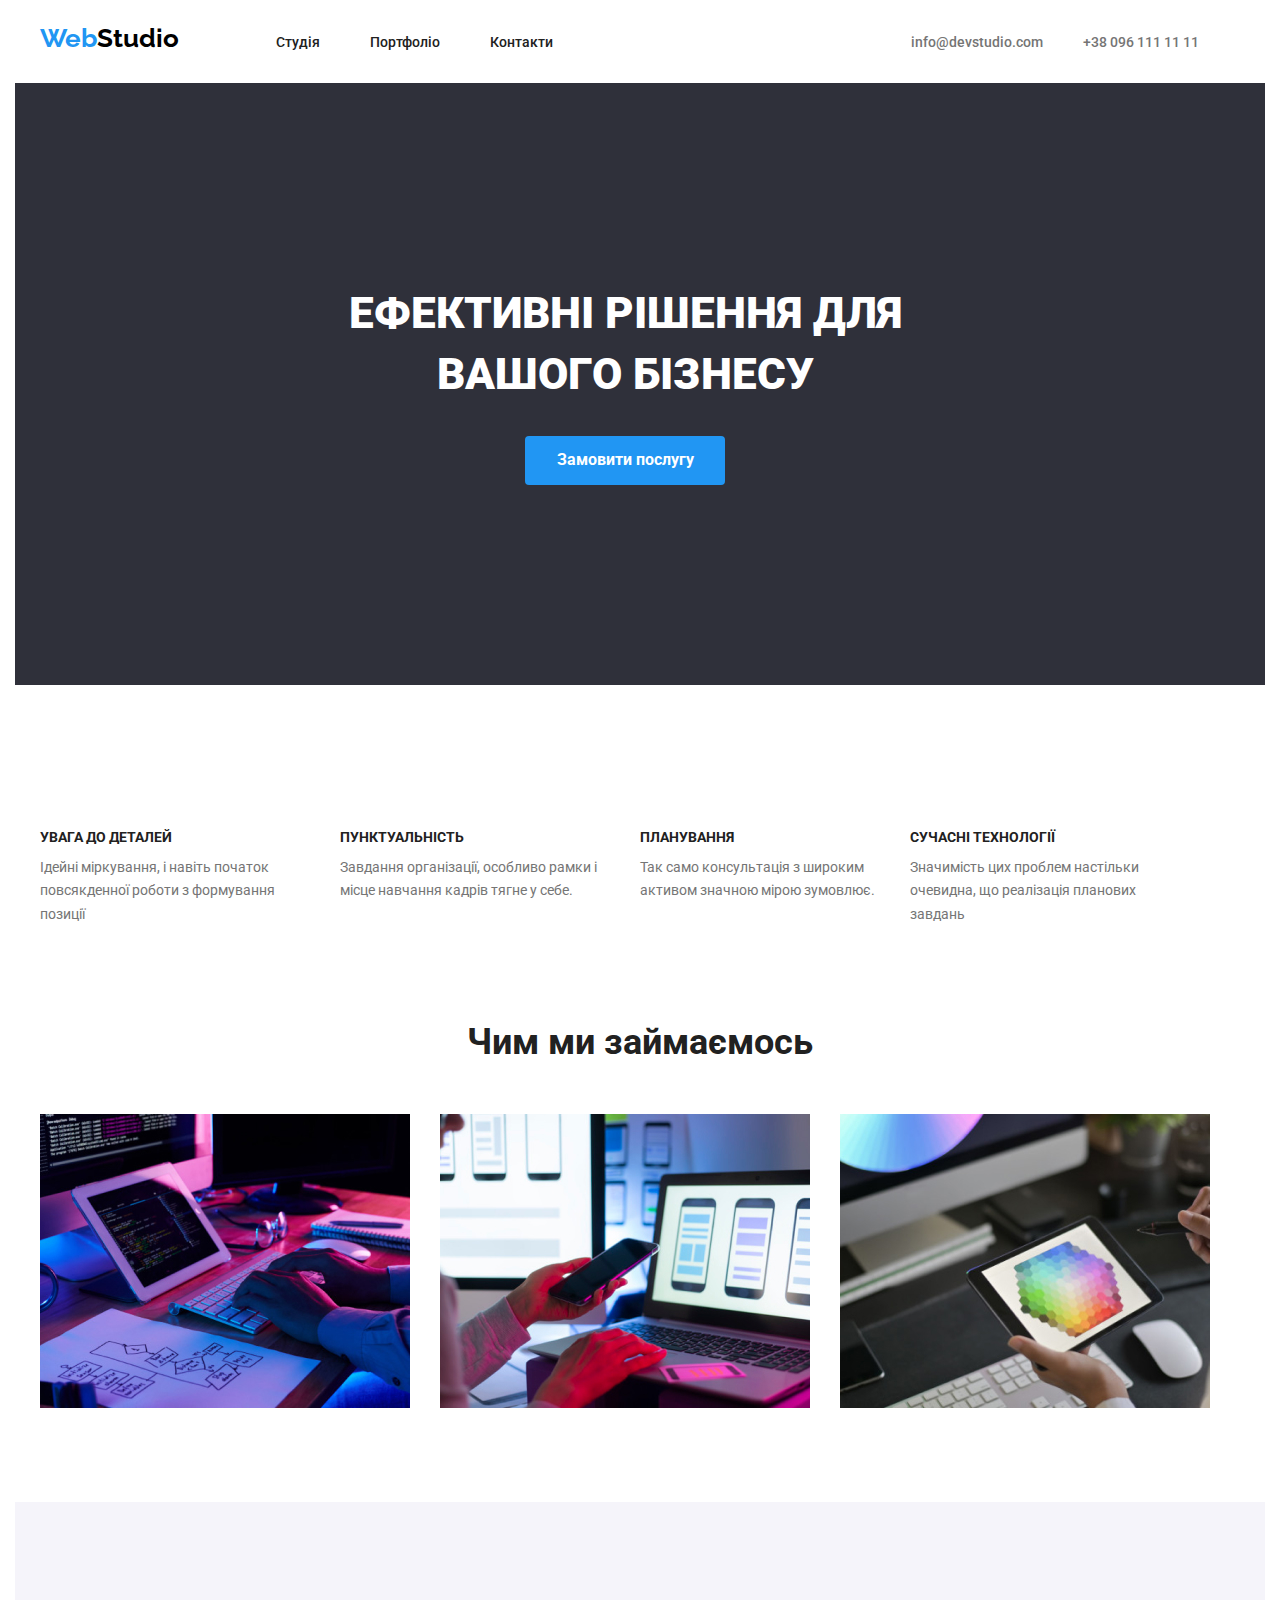
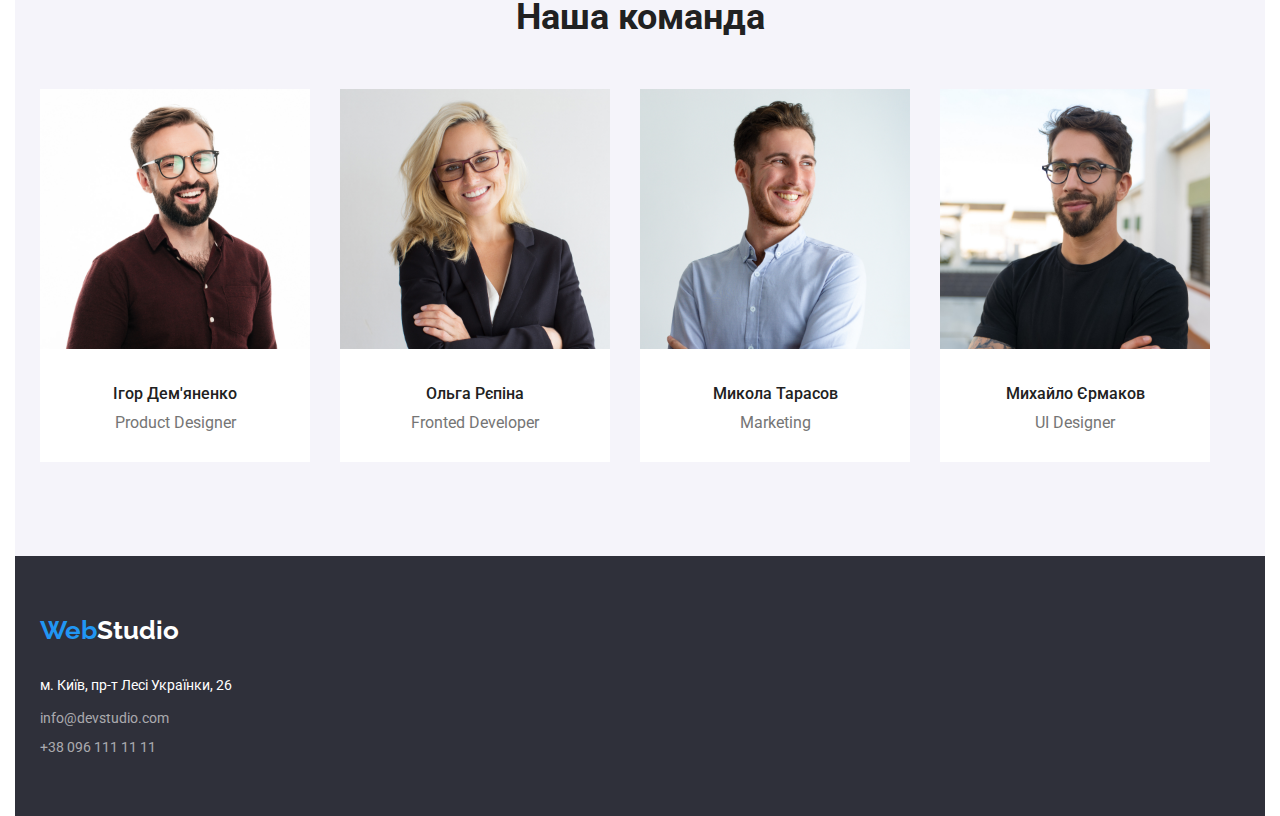
<file: index.html>
<!DOCTYPE html>
<html lang="uk">
<head>
    <meta charset="UTF-8">
    <meta http-equiv="X-UA-Compatible" content="IE=edge">
    <meta name="viewport" content="width=device-width, initial-scale=1.0">
    <title>studio</title>
    <link rel="preconnect" href="https://fonts.googleapis.com">
<link rel="preconnect" href="https://fonts.gstatic.com" crossorigin>
<link href="https://fonts.googleapis.com/css2?family=Raleway:wght@700&family=Roboto:wght@400;500;700;900&display=swap" rel="stylesheet">
<link rel="stylesheet" href="https://cdnjs.cloudflare.com/ajax/libs/modern-normalize/1.1.0/modern-normalize.min.css">
<link rel="stylesheet" href="./css/styles.css">
<style>* {margin: 0; padding: 0;}</style>
</head>
<body>
<header>
    <!--head_of_page-->
   <div class="container head_of_page ">
    <a href="/" class="logo_1"><span class="color_web">Web</span><span class="color_studio_black">Studio</span></a>
    <nav class="site_nav">
        <!--navigation_to_another_page-->
  
        <ul  class="site_nav_list">
           
            <li class="index"><a href="./index.html" class="nav_style">Студія</a></li>
            <li class="portfolio"><a href="./portfolio.html"  class="nav_style">Портфоліо</a></li>
            <li class="contacts"><a href="/"  class="nav_style">Контакти</a></li>
        </ul>
    </nav> 
            <!--mail_and_tel-->
   <div class="mail_tel">
<ul class="mail_tel_list"> 
    <li class="mail"><a href="mailto:info@devstudio.com" class="mail_tel_style">info@devstudio.com</a></li>
    <li class="tel"><a href="tel:+380961111111" class="mail_tel_style">+38 096 111 11 11</a></li> 
</ul>    
</div>
</div>
</header>
<main>
    <!--order_a_service-->
<section class="order_a_service">
    <div class="container">
    <h1 class="title">ЕФЕКТИВНІ РІШЕННЯ ДЛЯ ВАШОГО БІЗНЕСУ</h1>
    <button type="button" class="button_index_text">Замовити послугу</button>
</div>
</section>
<!--about_us-->

<section  class="section">
    <div class="container">
    <h2 class="our_advantages_title visually-hidden">Наші переваги</h2>
    <ul class="our_advantages">
<li class="advantage_1">
    <h3 class="titles_our_advantages">УВАГА ДО ДЕТАЛЕЙ</h3>
    <p class="text_our_advantages">Ідейні міркування, і навіть початок повсякденної роботи з формування позиції</p>
</li>
<li class="advantage_2">
    <h3 class="titles_our_advantages">ПУНКТУАЛЬНІСТЬ</h3>
    <p class="text_our_advantages">Завдання організації, особливо рамки і місце навчання кадрів тягне у себе.</p>
</li>
<li class="advantage_3">
    <h3 class="titles_our_advantages">ПЛАНУВАННЯ</h3>
    <p class="text_our_advantages">Так само консультація з широким активом значною мірою зумовлює.</p>

</li>
<li class="advantage_4">
    <h3 class="titles_our_advantages">СУЧАСНІ ТЕХНОЛОГІЇ</h3>
    <p class="text_our_advantages">Значимість цих проблем настільки очевидна, що реалізація планових завдань</p>
</li>
</ul>
</div>
</section>

<!--what_we_do-->
<section class="section section_what_we_do">
    <div class="container">
    <h2 class="what_we_do_title">Чим ми займаємось</h2>
    <ul  class="what_we_do">
        <li class="what_we_do_1">
<img src="./images/what_we_do_1.jpg" 
alt="what_we_do_1"
width="370">
</li>
<li class="what_we_do_2">
<img src="./images/what_we_do_2.jpg" 
alt="what_we_do_2"
width="370">
</li>
<li class="what_we_do_3">
<img src="./images/what_we_do_3.jpg" 
alt="what_we_do_3"
width="370">
</li>
</ul>
</div>
</section>
<!--our_team-->
<section class="section section_our_team ">
    <div class="container">
    <h2 class="our_team_title ">Наша команда</h2>
    <ul class="our_team">
    <li class="our_team_1">
        <img src="./images/ihor_demyanenko.jpg" 
        alt="Ігор"
        width="270">
             <h3 class="name_our_team">Ігор Дем'яненко</h3>
            <p class="text_our_team">Product Designer</p>
    </li>
    <li class="our_team_2">
        <img src="./images/olga_repina.jpg "
         alt="Ольга"
        width="270">
            <h3 class="name_our_team">Ольга Рєпіна</h3>
            <p class="text_our_team">Fronted Developer</p>
    </li>
    <li class="our_team_3">
        <img src="./images/mykola_tarasov.jpg" 
        alt="Микола"
        width="270">
            <h3 class="name_our_team">Микола Тарасов</h3>
            <p class="text_our_team">Marketing</p>
    </li>
    <li class="our_team_4">
        <img src="./images/mykhailo_yermakov.jpg" 
        alt="Михайло"
        width="270">
            <h3 class="name_our_team">Михайло Єрмаков</h3>
            <p class="text_our_team">UI Designer</p>
    </li>
    </ul>
</div>
</section>
</main>
<footer class="footer">
    <div class="container">
    <a href="/" class="logo_footer"><span class="color_web">Web</span><span class="color_studio_white">Studio</span></a>
    <address class="address">м. Київ, пр-т Лесі Українки, 26</address>
    <ul>
    <li>
<a href="mailto:info@devstudio.com" class="mail_footer">info@devstudio.com</a>
    </li>
    <li>
<a href="tel:+380961111111" class="tel_footer">+38 096 111 11 11</a>
    </li>
    </ul>
</div>
</footer>
</body>
</html>
</file>
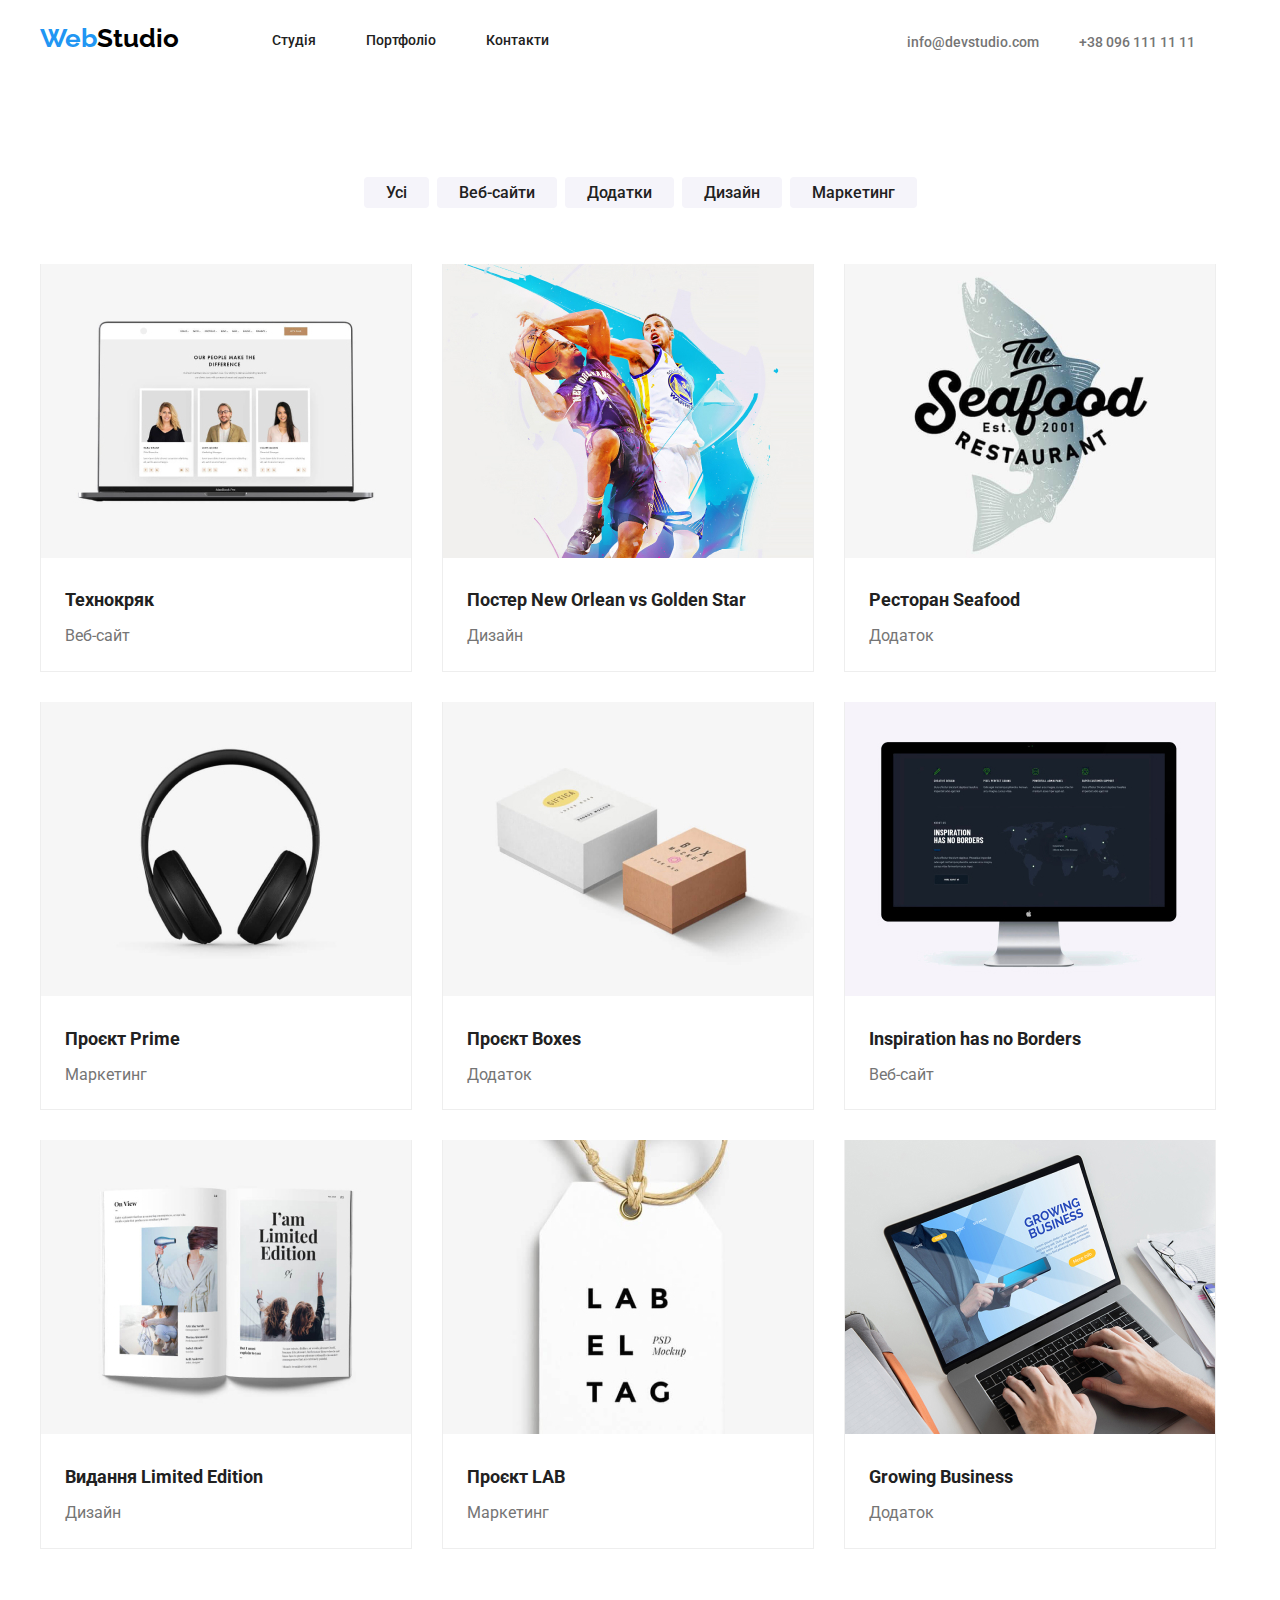
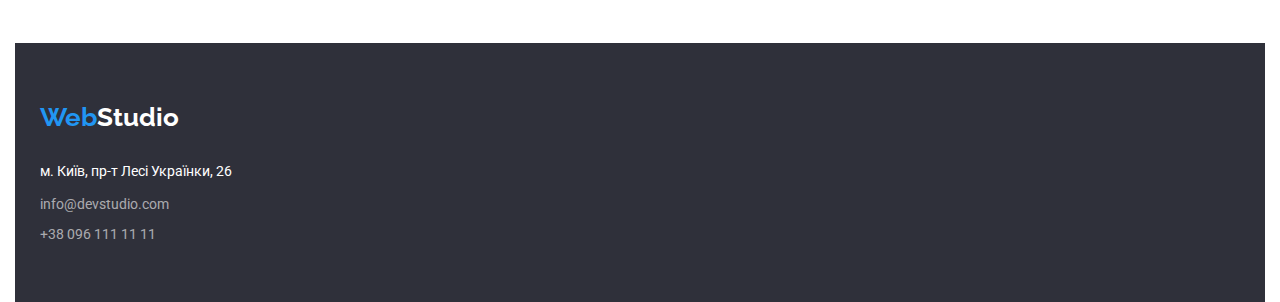
<file: portfolio.html>
<!DOCTYPE html>
<html lang="uk">
<head>
    <meta charset="UTF-8">
    <meta http-equiv="X-UA-Compatible" content="IE=edge">
    <meta name="viewport" content="width=device-width, initial-scale=1.0">
    <title>portfolio</title>
    <link rel="preconnect" href="https://fonts.googleapis.com">
<link rel="preconnect" href="https://fonts.gstatic.com" crossorigin>
<link href="https://fonts.googleapis.com/css2?family=Raleway:wght@700&family=Roboto:wght@400;500;700;900&display=swap" rel="stylesheet">
<link rel="stylesheet" href="https://cdnjs.cloudflare.com/ajax/libs/modern-normalize/1.1.0/modern-normalize.min.css">
<link rel="stylesheet" href="./css/styles.css">
<style>* {margin: 0; padding: 0;}</style>
</head>
<body>
    <header>
        <!--head_of_page-->
        <div class="container head_of_page ">
        <nav class="site_nav">
            <!--navigation_to_another_page-->
      
            <ul  class="site_nav_list">
                <li class="logo"><a href="/" class="logo_1"><span class="color_web">Web</span><span class="color_studio_black">Studio</span></a></li>
                <li class="index"><a href="./index.html" class="nav_style">Студія</a></li>
                <li class="portfolio"><a href="./portfolio.html"  class="nav_style">Портфоліо</a></li>
                <li class="contacts"><a href="/"  class="nav_style">Контакти</a></li>
            </ul>
        </nav> 
                <!--mail_and_tel-->
       <div class="mail_tel">
    <ul class="mail_tel_list"> 
        <li class="mail"><a href="mailto:info@devstudio.com" class="mail_tel_style">info@devstudio.com</a></li>
        <li class="tel"><a href="tel:+380961111111" class="mail_tel_style">+38 096 111 11 11</a></li> 
    </ul>    
    </div>
    </div>
    </header>
<main>

    <section class="section">
        <div class="container">
        <ul class="portfolio-buttons">
      <li class="porfolio_button_1"> <button type="button" class="portfolio_button_text">Усі</button></li>
      <li class="porfolio_button_2"><button type="button" class="portfolio_button_text">Веб-сайти</button></li>
      <li class="porfolio_button_3"><button  type="button" class="portfolio_button_text">Додатки</button></li>
      <li class="porfolio_button_4"><button  type="button" class="portfolio_button_text">Дизайн</button></li>
      <li class="porfolio_button_5"> <button  type="button" class="portfolio_button_text">Маркетинг</button></li>
    </ul>
   
    <ul class="portfolio-list">
            <li class="portfolio_list_1">  <img src="./images/web-site.jpg" 
            alt="Веб-сайт Технокряк"
            width="370">
                 <h3 class="porfolio_list_title">Технокряк</h3>
                <p class="porfolio_list_text">Веб-сайт</p>
            </li>
        <li class="portfolio_list_2">
            <img src="./images/poster.jpg" 
            alt="Постер New Orlean vs Golden Star"
            width="370">
                 <h3 class="porfolio_list_title">Постер New Orlean vs Golden Star</h3>
                <p class="porfolio_list_text">Дизайн</p>
            </li>
        <li class="portfolio_list_3">
            <img src="./images/seafood.jpg" 
            alt="Ресторан Seafood"
            width="370">
                 <h3 class="porfolio_list_title">Ресторан Seafood</h3>
                <p class="porfolio_list_text">Додаток</p>
            </li>
        <li class="portfolio_list_4">
            <img src="./images/prime.jpg" 
            alt="Проєкт Prime"
            width="370">
                 <h3 class="porfolio_list_title">Проєкт Prime</h3>
                <p class="porfolio_list_text">Маркетинг</p>
            </li>
        <li class="portfolio_list_5">
            <img src="./images/boxes.jpg" 
            alt="Проєкт Boxes"
            width="370">
                 <h3 class="porfolio_list_title">Проєкт Boxes</h3>
                <p class="porfolio_list_text">Додаток</p>
            </li>
        <li class="portfolio_list_6">
            <img src="./images/no_borders.jpg" 
            alt="Inspiration has no Borders"
            width="370">
                 <h3 class="porfolio_list_title">Inspiration has no Borders</h3>
                <p class="porfolio_list_text">Веб-сайт</p>
            </li>
        <li class="portfolio_list_7">
            <img src="./images/limited_edition.jpg" 
            alt="Видання Limited Edition"
            width="370">
                 <h3 class="porfolio_list_title">Видання Limited Edition</h3>
                <p class="porfolio_list_text">Дизайн</p>
            </li>
        <li class="portfolio_list_8">
            <img src="./images/lab.jpg" 
            alt="Проєкт LAB"
            width="370">
                 <h3 class="porfolio_list_title">Проєкт LAB</h3>
                <p class="porfolio_list_text">Маркетинг</p>
            </li>
        <li class="portfolio_list_9">
            <img src="./images/growing_business.jpg" 
            alt="Growing Business"
            width="370">
                 <h3 class="porfolio_list_title">Growing Business</h3>
                <p class="porfolio_list_text">Додаток</p>
            </li>
            </ul>
        </div>
        </section>
</main>
<footer class="footer">
    <div class="container">
    <a href="/" class="logo_footer"><span class="color_web">Web</span><span class="color_studio_white">Studio</span></a>
    <address class="address">м. Київ, пр-т Лесі Українки, 26</address>
    <ul>
    <li>
<a href="mailto:info@devstudio.com" class="mail_footer">info@devstudio.com</a>
    </li>
    <li>
<a href="tel:+380961111111" class="tel_footer">+38 096 111 11 11</a>
    </li>
    </ul>
</div>
</footer>
</body>
</html>
</file>
<file: css/styles.css>
body{background-color: #ffffff;
    font-family: 'Roboto', sans-serif;
    padding-left: 15px;
    padding-right: 15px;}
a{text-decoration: none;}
a:hover{color:#2196F3;}
a:focus{color:#2196F3;}
button:hover{color:#2196F3;}
button:focus{color:#2196F3;}
li{list-style-type: none;}
td{cursor: pointer;}
html{box-sizing: border-box;}
*,
*::before,
*::after {  box-sizing: inherit;}
.section{padding-top: 94px;
padding-bottom: 94px;}
.container{width: 1200px;   margin: 0 auto;}
.visually-hidden {
    position: absolute;
      white-space: nowrap;
      width: 1px;
      height: 1px;
      overflow: hidden;
      border: 0;
      padding: 0;
      clip: rect(0 0 0 0);
      clip-path: inset(50%);
      margin: -1px;
  }
.head_of_page{ border-bottom: 1px #757575}
.site_nav{display: inline-block;}
.site_nav_list{ display: flex;}
.logo_1{ display: inline-block;
    padding-top:24px ;
    padding-bottom: 25px;
    font-family: 'Raleway', sans-serif;
    font-style: normal;
    font-weight: 700;
    font-size: 26px;
   
    margin-right:  93px;
}
   .color_web{color: #2196F3;}
.color_studio_black{color: #000000;}
.index{ margin-right:50px;}
.portfolio{ margin-right:50px;}
.nav_style{display: block;
    padding-top: 32px;
    padding-bottom: 32px;
    color: #212121;
    font-weight: 500;
    font-size: 14px;
    line-height: 1.2;}
.mail_tel{display: inline-block;
   margin-left: 354px;}
.mail_tel_list{display: flex;
}
.mail{ margin-right: 40px;}
.mail_tel_style{font-style: normal;
        font-weight: 500;
        font-size: 14px;
        line-height: 1.2;
        color: #757575;
        display: block;
        padding-top: 32px;
        padding-bottom: 32px;} 
.order_a_service{
     background: #2F303A;
    padding-top: 200px;
padding-bottom: 200px;
}
.title{
    font-style: normal;
    font-weight: 900;
    font-size: 44px;
    line-height: 1.4;
    text-align: center;
    color: #FFFFFF;
    margin-left: 237px;
    width: 696px;
   }
.button_index_text{ width: 200px;
padding: 10px 24px 10px 24px;
margin-top: 30px;
margin-left:485px ;
font-style: normal;
font-weight: 700;
font-size: 16px;
line-height: 1.8;
background-color: #2196F3;
align-items: center;
text-align: center;
border-radius: 4px;
border: none; 
color: #FFFFFF;}
.our_advantages_title{
    font-style: normal;
    font-weight: 700;
    font-size: 36px;
    line-height: 1.2;
    color: #212121;
    text-align: center;}
   .our_advantages{display: flex;
margin-top: 50px;}
.advantage_1{
        width: 270px;}
.advantage_2{
    width: 270px;
    margin-left: 30px;
    }
.advantage_3{
    width: 270px;
    margin-left: 30px; }
.advantage_4{
    width: 270px;
     }
.titles_our_advantages{
    font-style: normal;
    font-weight: 700;
    font-size: 14px;
    line-height: 1.2;
    color: #212121;
    margin-bottom: 10px;
    }
.text_our_advantages{
        font-style: normal;
        font-weight: 400;
        font-size: 14px;
        line-height: 1.7;
        color: #757575;
        }
        .section_what_we_do{padding-top: 0;}
.what_we_do_title{
            font-style: normal;
            font-weight: 700;
            font-size: 36px;
            line-height: 1.2;
            color: #212121;
            text-align: center;
        margin-bottom: 50px;}
.what_we_do{display: flex;}
.what_we_do_1{  width: 370px;
                height: 294px;}
.what_we_do_2{  width: 370px;
                height: 294px;
                margin-left: 30px}
.what_we_do_3 { width: 370px;
                height: 294px;
                margin-left: 30px}
.section_our_team{
                 background: #F5F4FA;}
.our_team_title{
font-style: normal;
font-weight: 700;
font-size: 36px;
line-height: 1.2;
color: #212121;
text-align: center;}

.our_team{display: flex;
margin-top: 50px;}

.our_team_1{
    background-color: #FFFFFF;}
.our_team_2{margin-left:30px;
    background-color: #FFFFFF;}
.our_team_3{margin-left:30px;
        background-color: #FFFFFF;}
.our_team_4{margin-left:30px;
            background-color: #FFFFFF;}
.name_our_team{
        font-style: normal;
        font-weight: 500;
        font-size: 16px;
        line-height: 1.2;
        color: #212121;
        margin-top: 30px;
        text-align: center;}
.text_our_team{
        font-style: normal;
        font-weight: 400;
        font-size: 16px;
        line-height: 1.2;
        color: #757575;
        margin-top: 10px;
        margin-bottom: 30px;
        text-align: center;
        }
.footer{background: #2F303A;
padding-top: 60px;}
    .logo_footer{
        font-family: 'Raleway';
        font-style: normal;
        font-weight: 700;
        font-size: 26px;}
     
.color_studio_white{color: #FFFFFF;}
.address{font-style: normal;
    font-weight: 400;
    font-size: 14px;
    line-height: 1.7;
    color: #FFFFFF;
   margin-top: 28px;}
   .mail_footer{
    font-style: normal;
    font-weight: 400;
    font-size: 14px;
    line-height: 1.2;
    color: rgba(255, 255, 255, 0.6);
    margin-top: 12px;
    display: inline-block; }
    .tel_footer{
        font-style: normal;
        font-weight: 400;
        font-size: 14px;
        line-height: 1.2;
        color: rgba(255, 255, 255, 0.6);
        margin-top: 12px;
        margin-bottom: 60px;
        display: inline-block; }
    
   .portfolio-buttons{display:flex;
 justify-content: center;}
    .portfolio_button_text{
        font-family: 'Roboto';
        font-style: normal ;
        font-weight: 500;
        font-size: 16px;
        line-height: 1.2;     
        text-align: center;
        background-color: #F5F4FA ;        
        color: #212121;
        border-radius: 4px;
        border: none;
        padding: 6px 22px 6px 22px;}
.portfolio_button_text:focus{background-color: #2196F3;
                color: #FFFFFF;} 
                .portfolio_button_text:hover{
                    background-color: #2196F3;
                    cursor:pointer;
                    color: #FFFFFF;}  
.porfolio_button_1{ margin-right: 8px; }
.porfolio_button_2{ margin-right: 8px; }
.porfolio_button_3{ margin-right: 8px; }
.porfolio_button_4{ margin-right: 8px; }

 .portfolio-list{
    display: flex;
    flex-wrap: wrap;
    margin-top: 56px;}
    
    .porfolio_list_title{
        font-family: 'Roboto';
        font-style: normal;
        font-weight: 700;
        font-size: 18px;
        line-height: 2;
        color: #212121;
        margin-top:20px ;
        text-indent:24px ;    }
   .porfolio_list_text{
    font-family: 'Roboto';
    font-style: normal;
    font-weight: 400;
    font-size: 16px;
    line-height: 1.8;
    color: #757575;
    margin-top:4px ;
    margin-bottom: 20px;
    text-indent:24px ; 
      }
    .portfolio_list_1{        
        border-bottom: 1px solid #EEEEEE;
        border-left:  1px solid #EEEEEE;
        border-right:  1px solid #EEEEEE;
        background-color: #FFFFFF;     
       }
       
    .portfolio_list_2{margin-left: 30px;
        border-bottom: 1px solid #EEEEEE;
        border-left:  1px solid #EEEEEE;
        border-right:  1px solid #EEEEEE;
        background-color: #FFFFFF;   }
    .portfolio_list_3{        margin-left: 30px;
        border-bottom: 1px solid #EEEEEE;
        border-left:  1px solid #EEEEEE;
        border-right:  1px solid #EEEEEE;
        background-color: #FFFFFF;   }
    .portfolio_list_4{  margin-top: 30px;
        border-bottom: 1px solid #EEEEEE;
        border-left:  1px solid #EEEEEE;
        border-right:  1px solid #EEEEEE;
        background-color: #FFFFFF;   }
    .portfolio_list_5{  margin-top: 30px;
        margin-left: 30px;
        border-bottom: 1px solid #EEEEEE;
        border-left:  1px solid #EEEEEE;
        border-right:  1px solid #EEEEEE;
        background-color: #FFFFFF;   }
    .portfolio_list_6{  margin-top: 30px;
        margin-left: 30px;
        border-bottom: 1px solid #EEEEEE;
        border-left:  1px solid #EEEEEE;
        border-right:  1px solid #EEEEEE;
        background-color: #FFFFFF;   }
    .portfolio_list_7{  margin-top: 30px;
        border-bottom: 1px solid #EEEEEE;
        border-left:  1px solid #EEEEEE;
        border-right:  1px solid #EEEEEE;
        background-color: #FFFFFF;   }
    .portfolio_list_8{  margin-top: 30px;
        margin-left: 30px;
        border-bottom: 1px solid #EEEEEE;
        border-left:  1px solid #EEEEEE;
        border-right:  1px solid #EEEEEE;
        background-color: #FFFFFF;   }
    .portfolio_list_9{  margin-top: 30px;
        margin-left: 30px;
        border-bottom: 1px solid #EEEEEE;
        border-left:  1px solid #EEEEEE;
        border-right:  1px solid #EEEEEE;
        background-color: #FFFFFF; }
</file>
